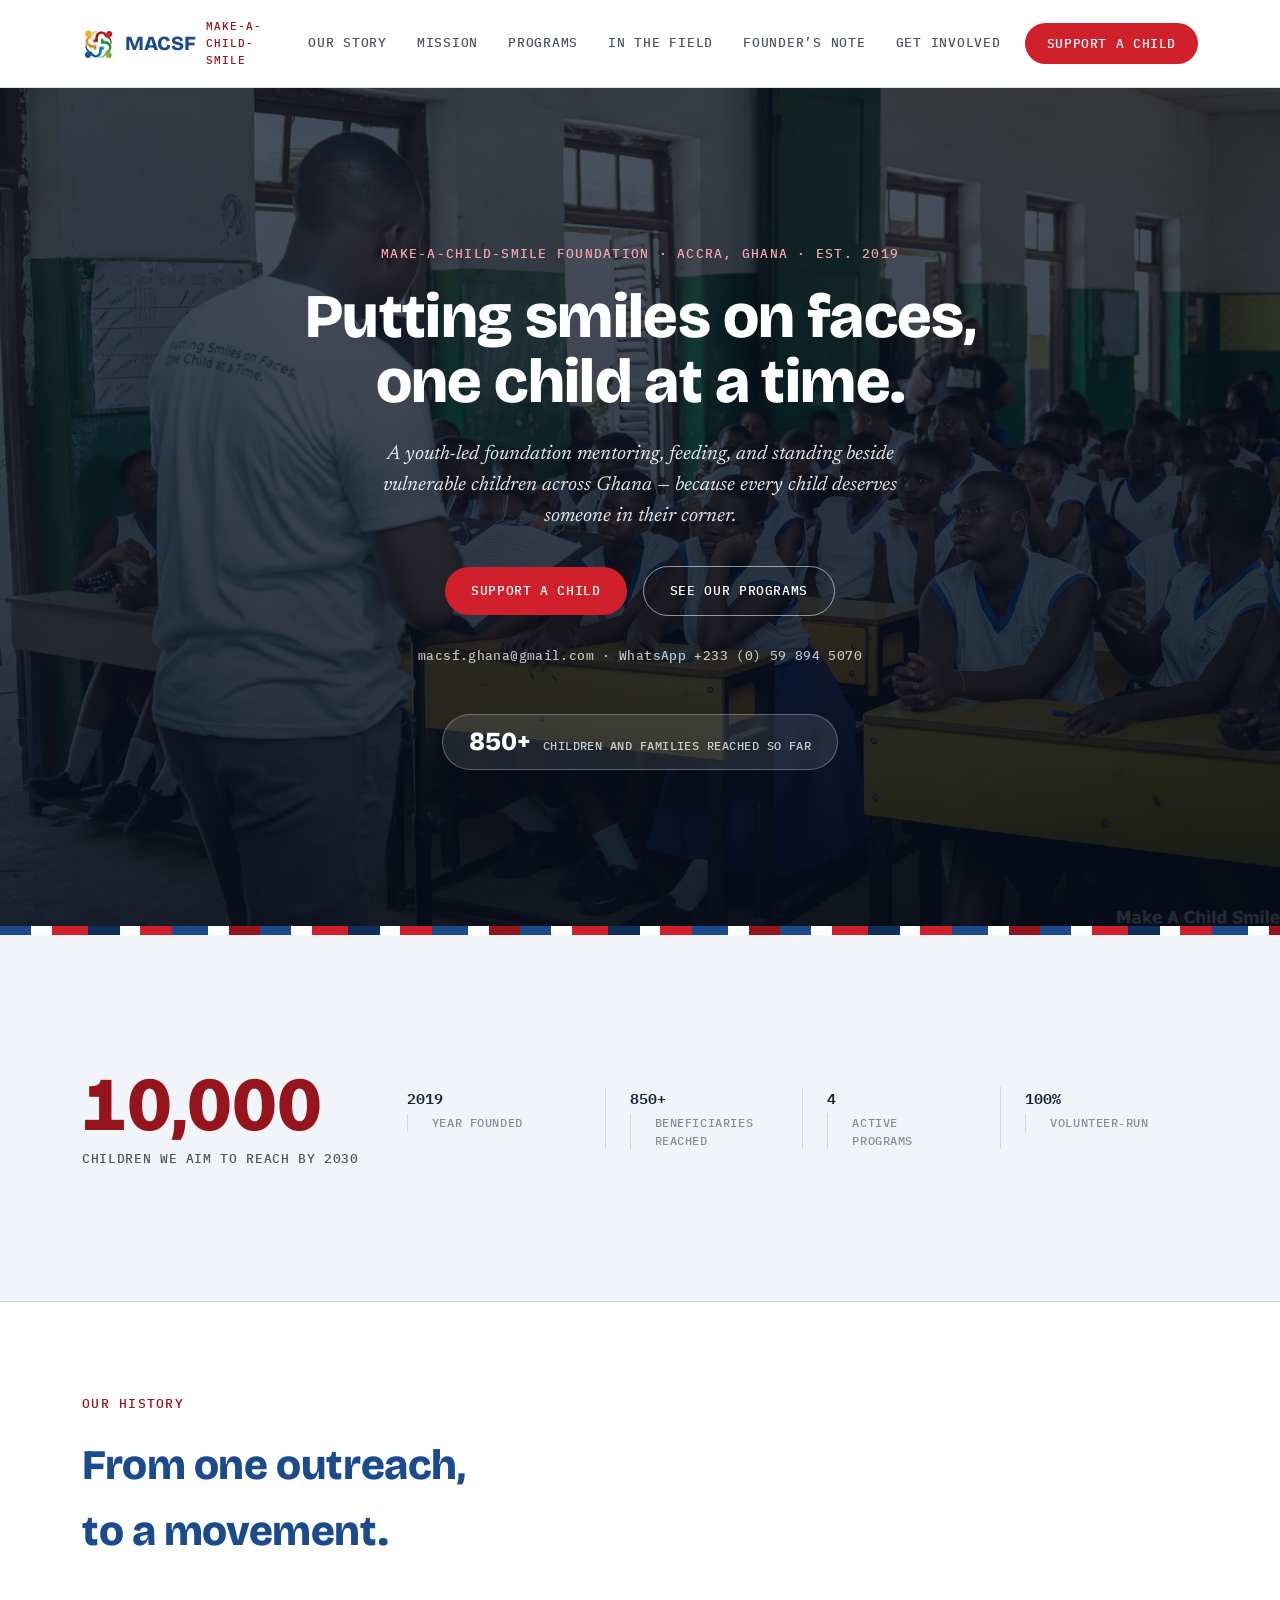
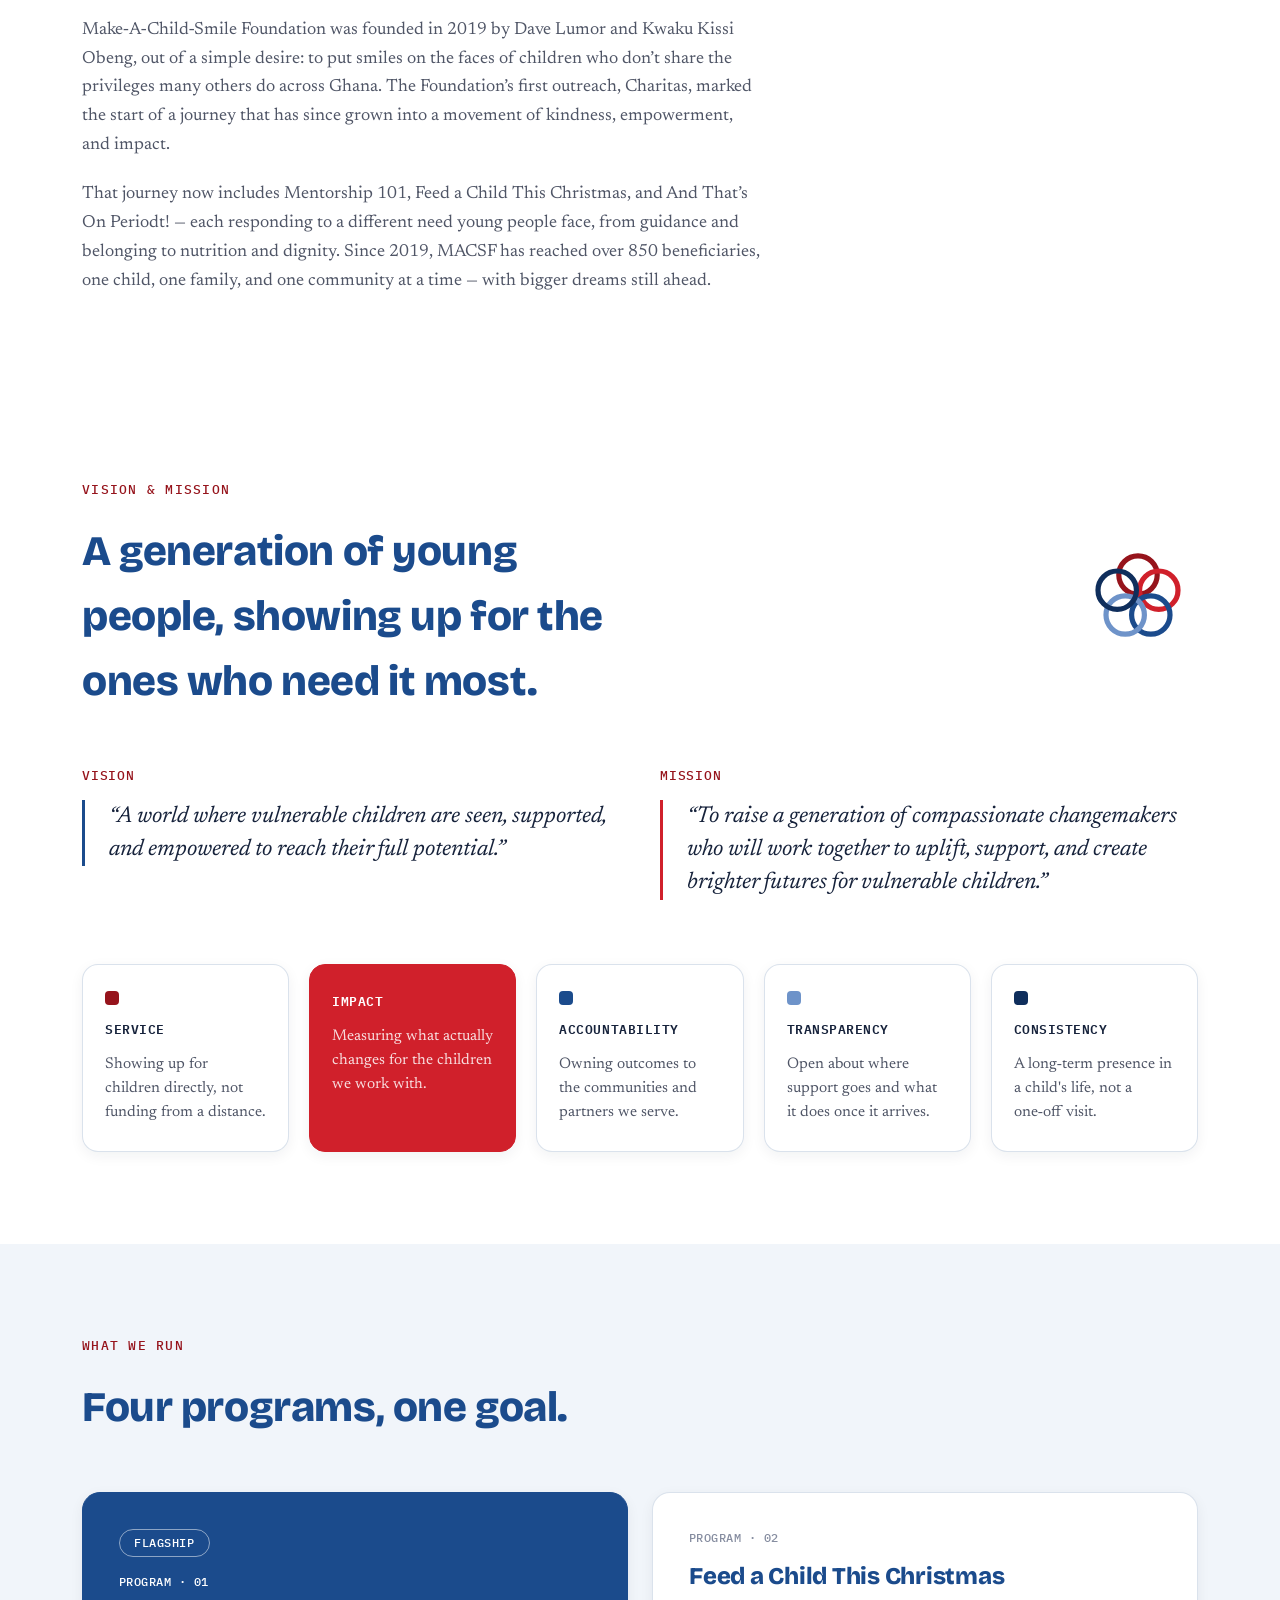
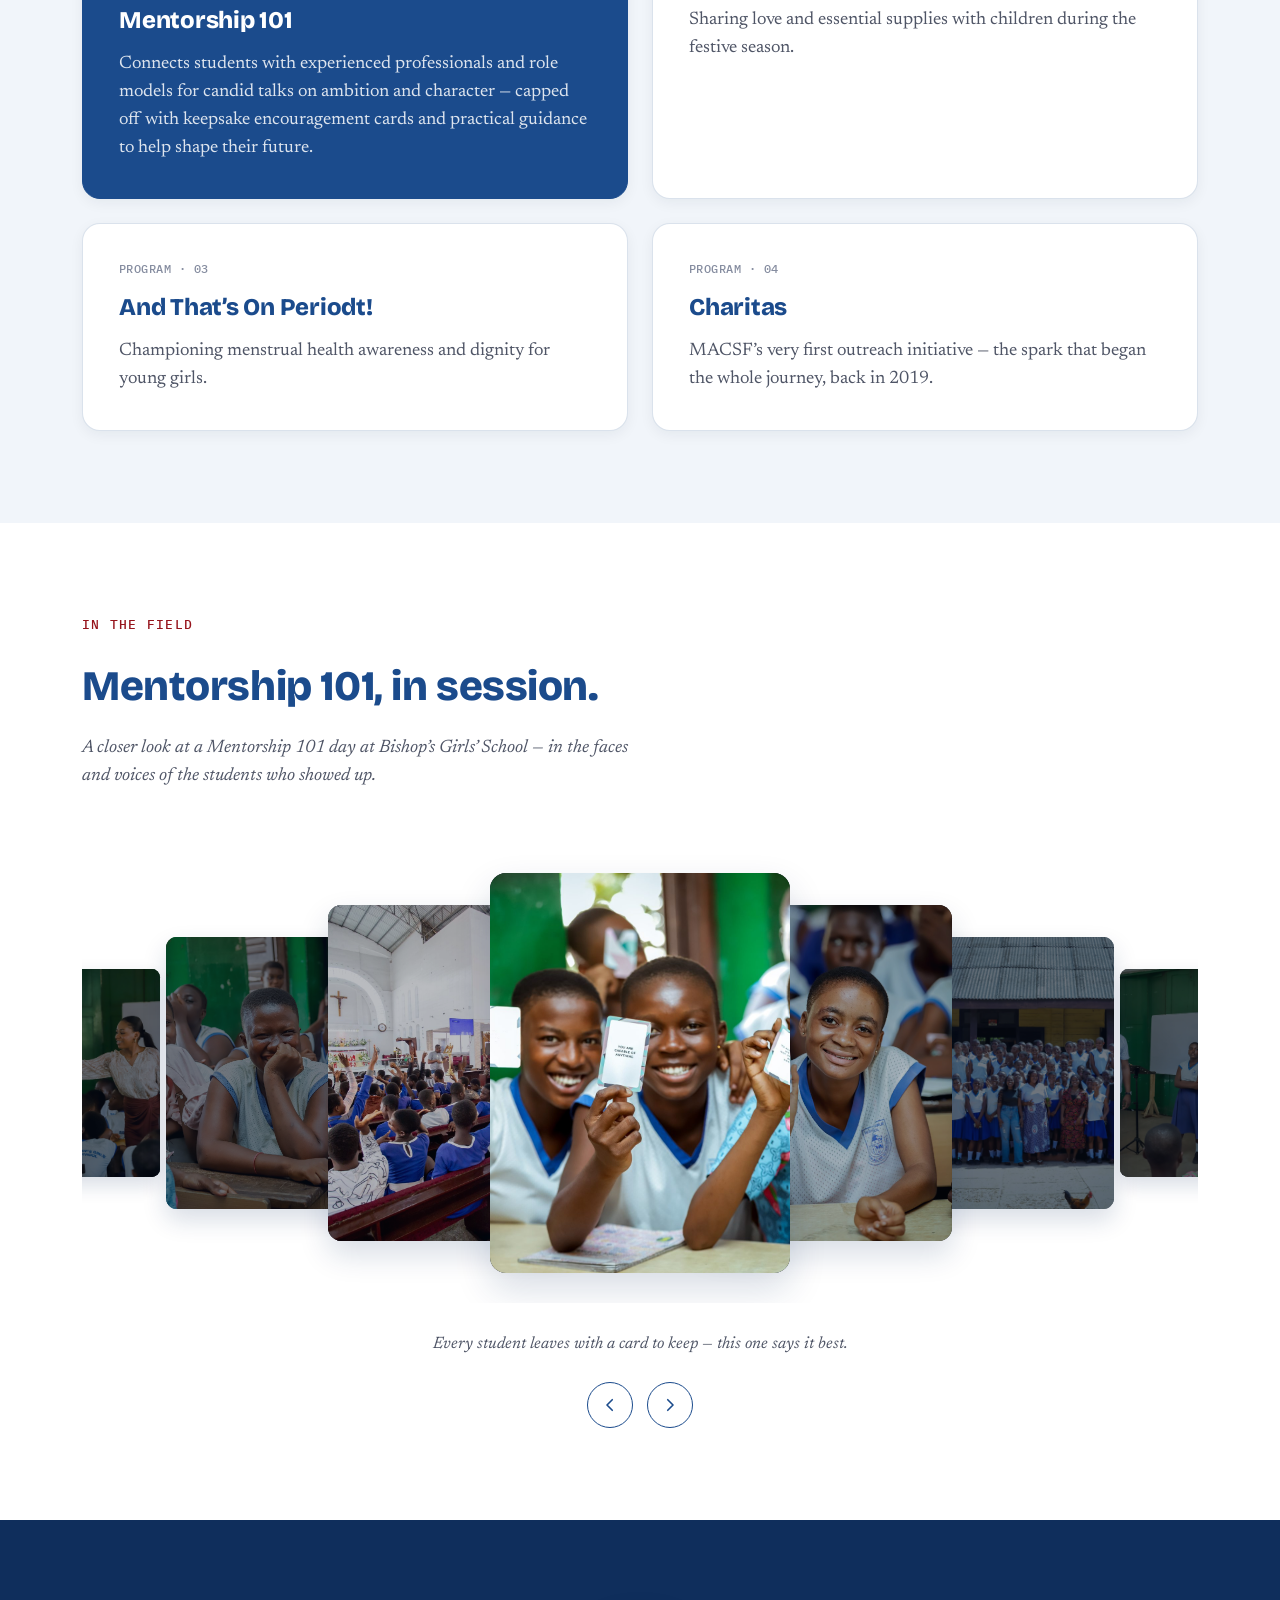
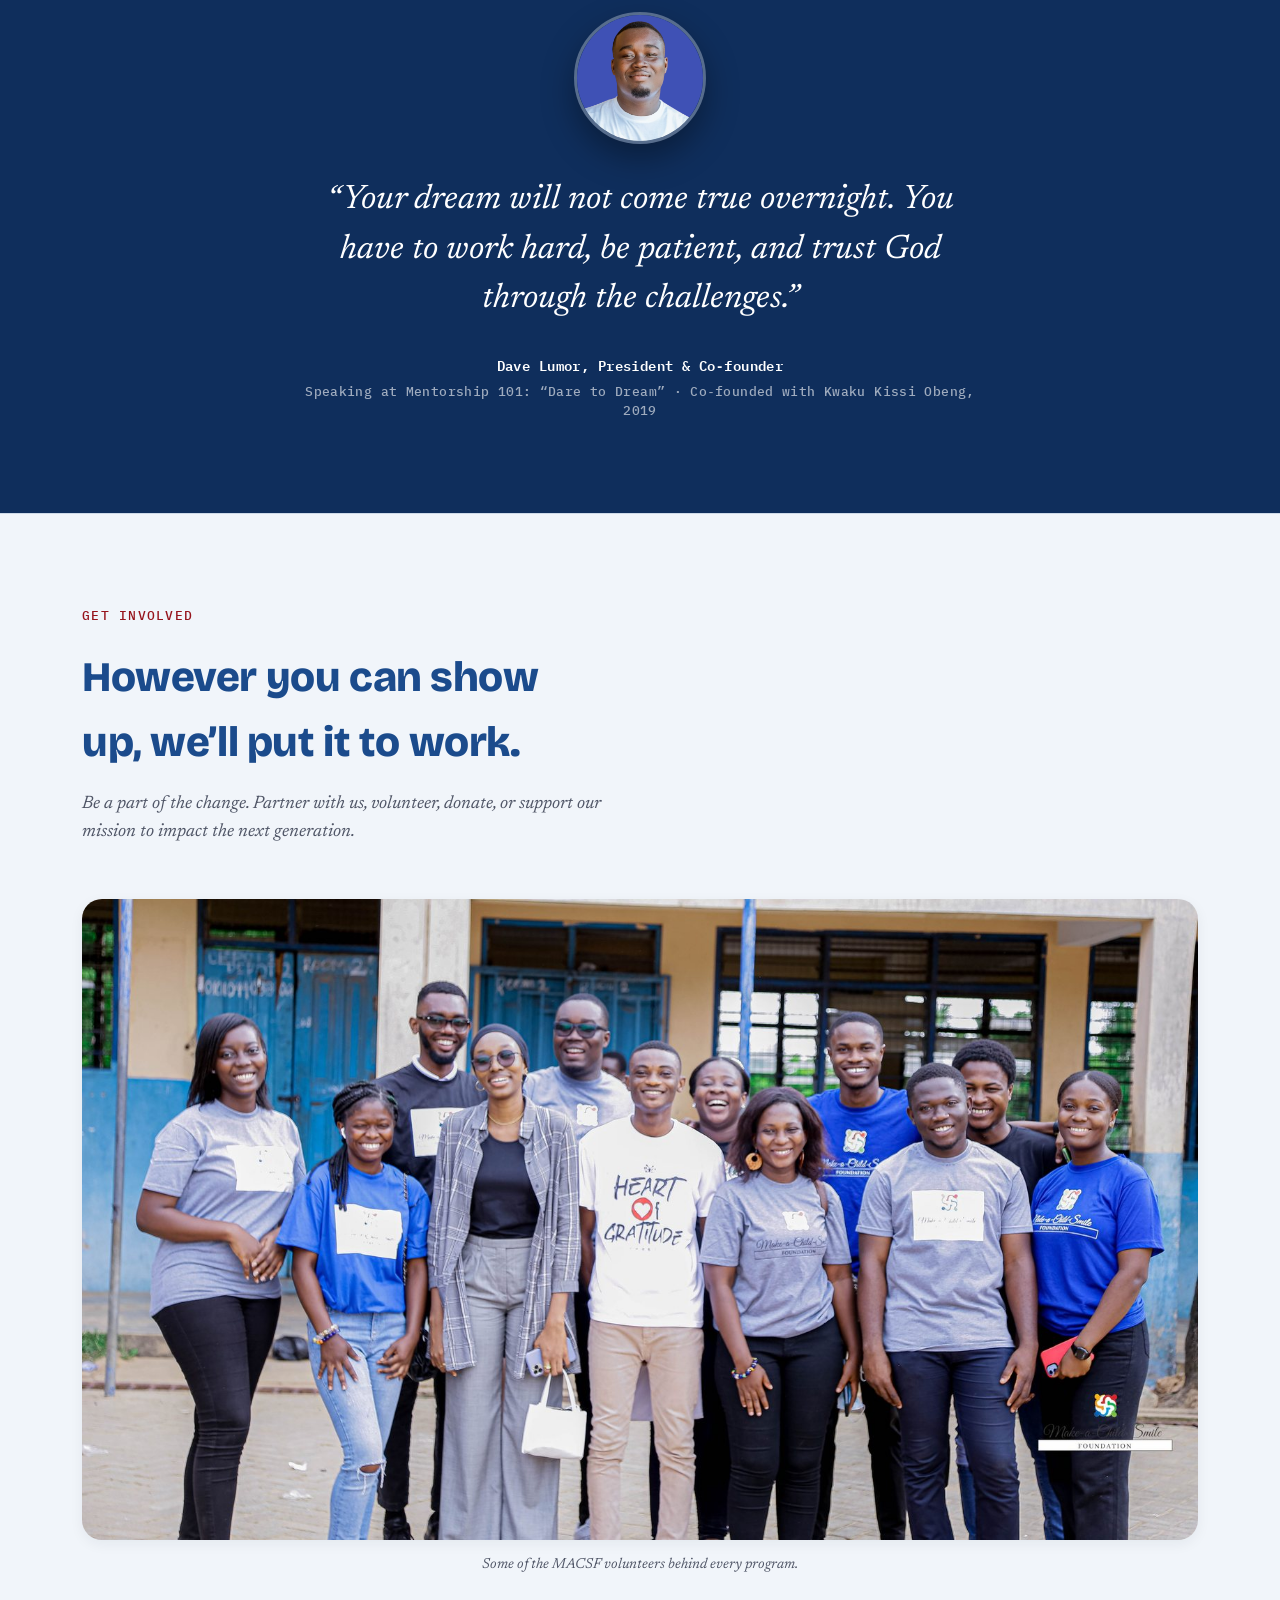
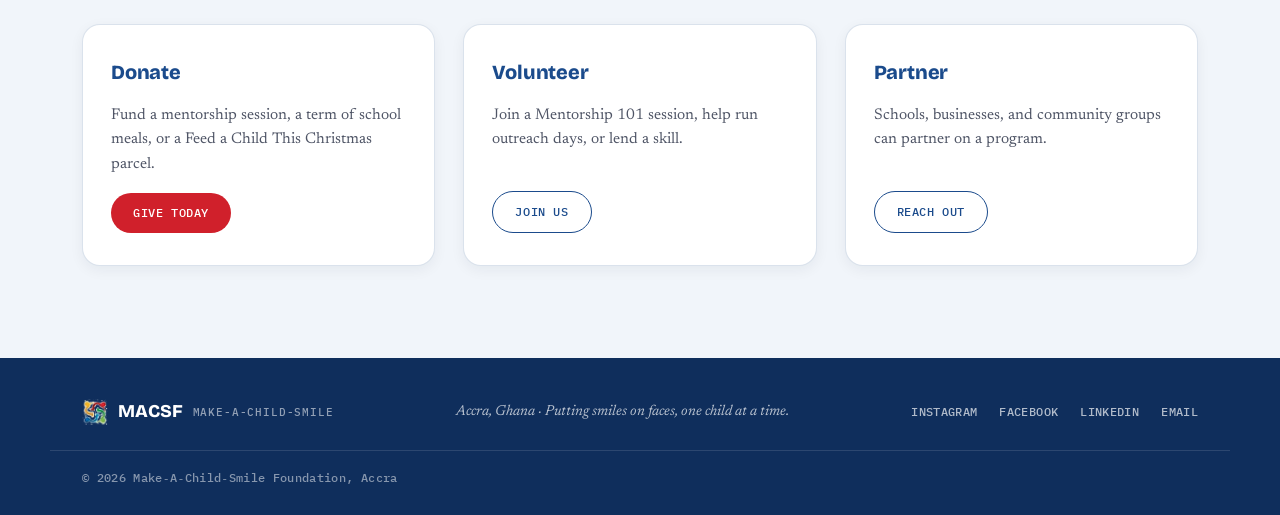
<file: index.html>
<!doctype html>
<html lang="en">
<head>
<meta charset="UTF-8">
<meta name="viewport" content="width=device-width, initial-scale=1.0">
<title>Make-A-Child-Smile Foundation | Child Charity, Accra, Ghana</title>
<meta name="description" content="A youth-led charity in Accra, Ghana mentoring, feeding, and standing beside vulnerable children through Mentorship 101 and community outreach. Donate or volunteer today.">
<meta name="robots" content="index, follow">
<meta name="theme-color" content="#0F2E5C">
<link rel="icon" type="image/png" href="public/favicon.png">
<link rel="apple-touch-icon" href="public/logo-icon.png">
<link rel="stylesheet" href="css/style.css">

<!-- Open Graph / Twitter -->
<meta property="og:type" content="website">
<meta property="og:site_name" content="Make-A-Child-Smile Foundation">
<meta property="og:title" content="Make-A-Child-Smile Foundation | Child Charity, Accra, Ghana">
<meta property="og:description" content="A youth-led charity in Accra, Ghana mentoring, feeding, and standing beside vulnerable children through Mentorship 101 and community outreach.">
<meta property="og:locale" content="en_GH">
<meta name="twitter:card" content="summary_large_image">
<meta name="twitter:title" content="Make-A-Child-Smile Foundation | Child Charity, Accra, Ghana">
<meta name="twitter:description" content="A youth-led charity in Accra, Ghana mentoring, feeding, and standing beside vulnerable children through Mentorship 101 and community outreach.">
<!-- Once the site has a live domain, also add: og:url, og:image (absolute URL), twitter:image, and <link rel="canonical"> -->

<script type="application/ld+json">
{
  "@context": "https://schema.org",
  "@type": "NGO",
  "name": "Make-A-Child-Smile Foundation",
  "alternateName": "MACSF",
  "description": "A youth-led foundation mentoring, feeding, and standing beside vulnerable children across Ghana.",
  "foundingDate": "2019",
  "founders": [
    { "@type": "Person", "name": "Dave Lumor" },
    { "@type": "Person", "name": "Kwaku Kissi Obeng" }
  ],
  "address": {
    "@type": "PostalAddress",
    "addressLocality": "Accra",
    "addressCountry": "GH"
  },
  "email": "macsf.ghana@gmail.com",
  "sameAs": [
    "https://www.instagram.com/macsf_/",
    "https://www.facebook.com/MACSFGH/",
    "https://gh.linkedin.com/company/make-a-child-smile-foundation-macsf"
  ]
}
</script>
</head>
<body>

<header class="site">
  <div class="wrap">
    <nav>
      <a class="brand" href="#top"><img src="public/logo-icon.png" alt="" class="brand-icon" width="40" height="40">MACSF <small>Make-A-Child-Smile</small></a>
      <ul class="navlinks">
        <li><a href="#history">Our Story</a></li>
        <li><a href="#mission">Mission</a></li>
        <li><a href="#programs">Programs</a></li>
        <li><a href="#gallery">In the Field</a></li>
        <li><a href="#founder">Founder&rsquo;s Note</a></li>
        <li><a href="#involve">Get Involved</a></li>
      </ul>
      <a class="navcta" href="https://wa.me/233598945070?text=Hi%20MACSF%21%20I%27d%20like%20to%20find%20out%20how%20I%20can%20support%20a%20child." target="_blank" rel="noopener">Support a child</a>
    </nav>
  </div>
</header>

<main id="top">
  <section class="hero">
    <div class="wrap">
      <div class="hero-inner">
        <p class="eyebrow">Make-A-Child-Smile Foundation &middot; Accra, Ghana &middot; Est. 2019</p>
        <h1>Putting smiles on faces, one child at a time.</h1>
        <p class="lede">A youth-led foundation mentoring, feeding, and standing beside vulnerable children across Ghana &mdash; because every child deserves someone in their corner.</p>
        <div class="cta-row">
          <a class="btn btn-fill" href="https://wa.me/233598945070?text=Hi%20MACSF%21%20I%27d%20like%20to%20find%20out%20how%20I%20can%20support%20a%20child." target="_blank" rel="noopener">Support a child</a>
          <a class="btn btn-line" href="#programs">See our programs</a>
        </div>
        <p class="hero-contact">macsf.ghana@gmail.com &middot; WhatsApp +233 (0) 59 894 5070</p>
        <div class="hero-inline-stat">
          <span class="num">850+</span>
          <span class="cap">Children and families reached so far</span>
        </div>
      </div>
    </div>
  </section>

  <div class="strip"></div>

  <section class="stats">
    <div class="wrap">
      <div class="stat-big">
        <div class="num">10,000</div>
        <div class="cap">Children we aim to reach by 2030</div>
      </div>
      <div class="stat-row">
        <div><div class="n">2019</div><div class="l">Year founded</div></div>
        <div><div class="n">850+</div><div class="l">Beneficiaries reached</div></div>
        <div><div class="n">4</div><div class="l">Active programs</div></div>
        <div><div class="n">100%</div><div class="l">Volunteer&#8209;run</div></div>
      </div>
    </div>
  </section>

  <section id="history">
    <div class="wrap">
      <div class="section-head">
        <p class="eyebrow mono">Our history</p>
        <h2>From one outreach, to a movement.</h2>
      </div>
      <div class="history-body">
        <p>Make&#8209;A&#8209;Child&#8209;Smile Foundation was founded in 2019 by Dave Lumor and Kwaku Kissi Obeng, out of a simple desire: to put smiles on the faces of children who don&rsquo;t share the privileges many others do across Ghana. The Foundation&rsquo;s first outreach, Charitas, marked the start of a journey that has since grown into a movement of kindness, empowerment, and impact.</p>
        <p>That journey now includes Mentorship 101, Feed a Child This Christmas, and And That&rsquo;s On Periodt! &mdash; each responding to a different need young people face, from guidance and belonging to nutrition and dignity. Since 2019, MACSF has reached over 850 beneficiaries, one child, one family, and one community at a time &mdash; with bigger dreams still ahead.</p>
      </div>
    </div>
  </section>

  <section id="mission">
    <div class="wrap">
      <div class="section-head-row">
        <div class="section-head">
          <p class="eyebrow mono">Vision &amp; mission</p>
          <h2>A generation of young people, showing up for the ones who need it most.</h2>
        </div>
        <svg class="motif-rings" viewBox="0 0 300 300" role="img" aria-label="Five linked rings representing the foundation's five core values">
          <circle class="r1" cx="150" cy="95" r="48"/>
          <circle class="r2" cx="202" cy="133" r="48"/>
          <circle class="r3" cx="182" cy="195" r="48"/>
          <circle class="r4" cx="118" cy="195" r="48"/>
          <circle class="r5" cx="98" cy="133" r="48"/>
        </svg>
      </div>

      <div class="vm-grid">
        <div class="vm-block vm-vision">
          <p class="vm-label mono">Vision</p>
          <p class="vm-text">&ldquo;A world where vulnerable children are seen, supported, and empowered to reach their full potential.&rdquo;</p>
        </div>
        <div class="vm-block vm-mission">
          <p class="vm-label mono">Mission</p>
          <p class="vm-text">&ldquo;To raise a generation of compassionate changemakers who will work together to uplift, support, and create brighter futures for vulnerable children.&rdquo;</p>
        </div>
      </div>

      <div class="values">
        <div class="value"><span class="chip" style="background:var(--brand-red-deep)"></span><h3>Service</h3><p>Showing up for children directly, not funding from a distance.</p></div>
        <div class="value highlight"><h3>Impact</h3><p>Measuring what actually changes for the children we work with.</p></div>
        <div class="value"><span class="chip" style="background:var(--brand-blue)"></span><h3>Accountability</h3><p>Owning outcomes to the communities and partners we serve.</p></div>
        <div class="value"><span class="chip" style="background:var(--brand-blue-light)"></span><h3>Transparency</h3><p>Open about where support goes and what it does once it arrives.</p></div>
        <div class="value"><span class="chip" style="background:var(--brand-blue-deep)"></span><h3>Consistency</h3><p>A long&#8209;term presence in a child's life, not a one&#8209;off visit.</p></div>
      </div>
    </div>
  </section>

  <section id="programs" class="alt">
    <div class="wrap">
      <div class="section-head">
        <p class="eyebrow mono">What we run</p>
        <h2>Four programs, one goal.</h2>
      </div>

      <div class="programs-grid">
        <div class="program-card flagship">
          <span class="tag">Flagship</span>
          <div class="program-code">Program &middot; 01</div>
          <h3>Mentorship 101</h3>
          <p>Connects students with experienced professionals and role models for candid talks on ambition and character &mdash; capped off with keepsake encouragement cards and practical guidance to help shape their future.</p>
        </div>
        <div class="program-card">
          <div class="program-code">Program &middot; 02</div>
          <h3>Feed a Child This Christmas</h3>
          <p>Sharing love and essential supplies with children during the festive season.</p>
        </div>
        <div class="program-card">
          <div class="program-code">Program &middot; 03</div>
          <h3>And That&rsquo;s On Periodt!</h3>
          <p>Championing menstrual health awareness and dignity for young girls.</p>
        </div>
        <div class="program-card">
          <div class="program-code">Program &middot; 04</div>
          <h3>Charitas</h3>
          <p>MACSF&rsquo;s very first outreach initiative &mdash; the spark that began the whole journey, back in 2019.</p>
        </div>
      </div>
    </div>
  </section>

  <section id="gallery">
    <div class="wrap">
      <div class="section-head">
        <p class="eyebrow mono">In the field</p>
        <h2>Mentorship 101, in session.</h2>
        <p class="section-lede">A closer look at a Mentorship 101 day at Bishop&rsquo;s Girls&rsquo; School &mdash; in the faces and voices of the students who showed up.</p>
      </div>

      <div class="carousel" data-carousel>
        <div class="carousel-viewport" data-carousel-viewport tabindex="0" aria-roledescription="carousel" aria-label="Mentorship 101 photos">
          <button class="carousel-slide" type="button" data-caption="Every student leaves with a card to keep &mdash; this one says it best.">
            <img src="public/mentorship-cards-trio.jpg" alt="Three students at Bishop's Girls' School hold up encouragement cards, one reading &quot;You are capable of anything&quot;" loading="lazy" width="1800" height="1200">
          </button>
          <button class="carousel-slide" type="button" data-caption="A keepsake to carry home.">
            <img src="public/mentorship-card-portrait.jpg" alt="A smiling student holds up her keepsake encouragement card during Mentorship 101" loading="lazy" width="933" height="1400">
          </button>
          <button class="carousel-slide" type="button" data-caption="The whole crew &mdash; students, volunteers, and staff &mdash; before the day wraps.">
            <img src="public/mentorship-group-photo.jpg" alt="The full Mentorship 101 cohort at Bishop's Girls' School poses together with MACSF volunteers" loading="lazy" width="1800" height="1200">
          </button>
          <button class="carousel-slide" type="button" data-caption="A student takes the mic to share her own story.">
            <img src="public/mentorship-student-mic.jpg" alt="A student speaks into a microphone while classmates and MACSF volunteers listen" loading="lazy" width="1600" height="1067">
          </button>
          <button class="carousel-slide" type="button" data-caption="Passing the mic to student voices.">
            <img src="public/mentorship-bishops-interview.jpg" alt="A MACSF volunteer holds a microphone out to a Bishop's Girls' School student to answer a question" loading="lazy" width="1600" height="1067">
          </button>
          <button class="carousel-slide" type="button" data-caption="Front&#8209;row energy.">
            <img src="public/mentorship-front-row.jpg" alt="Students in the front row laugh together during a Mentorship 101 session" loading="lazy" width="1600" height="1067">
          </button>
          <button class="carousel-slide" type="button" data-caption="Students fill the hall for a session in Accra.">
            <img src="public/mentorship-hall-overview.jpg" alt="Students fill a hall, hands raised, during a Mentorship 101 session" loading="lazy" width="1600" height="1067">
          </button>
        </div>

        <p class="carousel-caption" data-carousel-caption>Every student leaves with a card to keep &mdash; this one says it best.</p>

        <div class="carousel-nav">
          <button class="carousel-btn" type="button" data-prev aria-label="Previous photo">
            <svg width="18" height="18" viewBox="0 0 24 24" fill="none" aria-hidden="true"><path d="M15 5L8 12L15 19" stroke="currentColor" stroke-width="2.2" stroke-linecap="round" stroke-linejoin="round"/></svg>
          </button>
          <button class="carousel-btn" type="button" data-next aria-label="Next photo">
            <svg width="18" height="18" viewBox="0 0 24 24" fill="none" aria-hidden="true"><path d="M9 5L16 12L9 19" stroke="currentColor" stroke-width="2.2" stroke-linecap="round" stroke-linejoin="round"/></svg>
          </button>
        </div>
      </div>
    </div>
  </section>

  <section id="founder" class="founder">
    <div class="wrap">
      <img src="public/president-portrait.jpg" alt="Dave Lumor, President and Co-founder of Make-A-Child-Smile Foundation" class="founder-photo" width="480" height="480">
      <blockquote>
        &ldquo;Your dream will not come true overnight. You have to work hard, be patient, and trust God through the challenges.&rdquo;
      </blockquote>
      <p class="founder-name">Dave Lumor, President &amp; Co&#8209;founder</p>
      <p class="founder-context">Speaking at Mentorship 101: &ldquo;Dare to Dream&rdquo; &middot; Co&#8209;founded with Kwaku Kissi Obeng, 2019</p>
    </div>
  </section>

  <section id="involve" class="involve">
    <div class="wrap">
      <div class="section-head">
        <p class="eyebrow mono">Get involved</p>
        <h2>However you can show up, we&rsquo;ll put it to work.</h2>
        <p class="section-lede">Be a part of the change. Partner with us, volunteer, donate, or support our mission to impact the next generation.</p>
      </div>

      <figure class="involve-photo">
        <img src="public/get-involved-team.jpg" alt="The Make-A-Child-Smile Foundation volunteer team smiling together at an outreach event" loading="lazy" width="1600" height="919">
        <figcaption>Some of the MACSF volunteers behind every program.</figcaption>
      </figure>
      <div class="involve-grid">
        <div class="involve-card">
          <h3>Donate</h3>
          <p>Fund a mentorship session, a term of school meals, or a Feed a Child This Christmas parcel.</p>
          <a class="btn btn-fill btn-sm" href="https://wa.me/233598945070?text=Hi%20MACSF%21%20I%27d%20like%20to%20make%20a%20donation." target="_blank" rel="noopener">Give today</a>
        </div>
        <div class="involve-card">
          <h3>Volunteer</h3>
          <p>Join a Mentorship 101 session, help run outreach days, or lend a skill.</p>
          <a class="btn btn-line btn-sm" href="https://wa.me/233598945070?text=Hi%20MACSF%21%20I%27d%20like%20to%20find%20out%20about%20volunteering%20with%20Mentorship%20101." target="_blank" rel="noopener">Join us</a>
        </div>
        <div class="involve-card">
          <h3>Partner</h3>
          <p>Schools, businesses, and community groups can partner on a program.</p>
          <a class="btn btn-line btn-sm" href="https://wa.me/233598945070?text=Hi%20MACSF%21%20My%20organization%20would%20like%20to%20explore%20a%20partnership." target="_blank" rel="noopener">Reach out</a>
        </div>
      </div>
    </div>
  </section>
</main>

<footer>
  <div class="wrap foot-top">
    <div class="foot-brand"><img src="public/logo-icon.png" alt="" class="brand-icon foot-icon" width="32" height="32">MACSF <small>Make-A-Child-Smile</small></div>
    <p class="foot-tagline">Accra, Ghana &middot; Putting smiles on faces, one child at a time.</p>
    <div class="foot-links">
      <a href="https://www.instagram.com/macsf_/">Instagram</a>
      <a href="https://www.facebook.com/MACSFGH/">Facebook</a>
      <a href="https://gh.linkedin.com/company/make-a-child-smile-foundation-macsf">LinkedIn</a>
      <a href="mailto:macsf.ghana@gmail.com">Email</a>
    </div>
  </div>
  <div class="wrap foot-bottom">
    <span>&copy; 2026 Make&#8209;A&#8209;Child&#8209;Smile Foundation, Accra</span>
  </div>
</footer>

<script src="js/carousel.js"></script>
</body>
</html>
</file>
<file: css/style.css>
@font-face {
  font-family: 'Bricolage';
  src: url('../assets/fonts/bricolage.woff2') format('woff2');
  font-weight: 400 800;
  font-display: swap;
}
@font-face {
  font-family: 'Newsreader';
  src: url('../assets/fonts/newsreader-regular.woff2') format('woff2');
  font-weight: 400 500;
  font-style: normal;
  font-display: swap;
}
@font-face {
  font-family: 'Newsreader';
  src: url('../assets/fonts/newsreader-italic.woff2') format('woff2');
  font-weight: 400;
  font-style: italic;
  font-display: swap;
}
@font-face {
  font-family: 'Plex Mono';
  src: url('../assets/fonts/plexmono-500.woff2') format('woff2');
  font-weight: 500;
  font-display: swap;
}
@font-face {
  font-family: 'Plex Mono';
  src: url('../assets/fonts/plexmono-600.woff2') format('woff2');
  font-weight: 600;
  font-display: swap;
}

:root {
  /* MACSF's actual brand colors are blue, red, and white -- everything
     below is a shade of one of those three, never a fourth hue. */
  --brand-blue: #1B4B8C;
  --brand-blue-deep: #0F2E5C;
  --brand-blue-light: #6E93C9;
  --brand-red: #D0202B;
  --brand-red-deep: #96141C;

  /* Whole site is a bright white canvas -- blue and red are accents
     (text, buttons, one thin footer band), never a full-bleed ground. */
  --surface: #FFFFFF;
  --surface-alt: #F1F5FA;
  --surface-alt-2: #FBF0F0;
  --text: #16223B;
  --text-soft: #4F5566;
  --text-faint: #868DA0;
  --border: rgba(27,75,140,0.16);
  --shadow-sm: 0 4px 14px rgba(22,34,59,0.06);
  --shadow-md: 0 16px 36px rgba(15,46,92,0.16);
  --focus: #1B4B8C;
}

* { box-sizing: border-box; }
html { scroll-behavior: smooth; }
@media (prefers-reduced-motion: reduce) {
  html { scroll-behavior: auto; }
  *, *::before, *::after { animation-duration: 0.001ms !important; animation-iteration-count: 1 !important; transition-duration: 0.001ms !important; }
}

body {
  margin: 0;
  background: var(--surface);
  color: var(--text);
  font-family: 'Newsreader', Georgia, serif;
  font-size: 18px;
  line-height: 1.55;
  -webkit-font-smoothing: antialiased;
}

h1, h2, h3, .display {
  font-family: 'Bricolage', sans-serif;
  font-weight: 800;
  letter-spacing: -0.01em;
  text-wrap: balance;
  margin: 0;
  color: var(--brand-blue);
}

.mono {
  font-family: 'Plex Mono', ui-monospace, monospace;
  font-weight: 500;
  letter-spacing: 0.06em;
  text-transform: uppercase;
  font-variant-numeric: tabular-nums;
}

a { color: inherit; }
a:focus-visible, button:focus-visible {
  outline: 2px solid var(--focus);
  outline-offset: 3px;
}

.wrap {
  max-width: 1180px;
  margin: 0 auto;
  padding: 0 32px;
}

/* ---------- Kente-strip divider ---------- */
.strip {
  height: 9px;
  width: 100%;
  background-image: linear-gradient(90deg,
    var(--brand-blue) 0 12%,
    #ffffff 12% 20%,
    var(--brand-red) 20% 34%,
    var(--brand-blue-deep) 34% 46%,
    #ffffff 46% 54%,
    var(--brand-red) 54% 66%,
    var(--brand-blue) 66% 80%,
    #ffffff 80% 88%,
    var(--brand-red-deep) 88% 100%
  );
  background-size: 260px 100%;
  background-repeat: repeat-x;
}

/* ---------- Nav ---------- */
header.site {
  position: sticky;
  top: 0;
  z-index: 50;
  background: rgba(255,255,255,0.82);
  backdrop-filter: blur(10px);
  -webkit-backdrop-filter: blur(10px);
  border-bottom: 1px solid var(--border);
}
nav {
  display: flex;
  align-items: center;
  justify-content: space-between;
  padding: 18px 0;
  gap: 24px;
}
.brand {
  display: flex;
  align-items: center;
  gap: 10px;
  font-family: 'Bricolage', sans-serif;
  font-weight: 800;
  font-size: 20px;
  color: var(--brand-blue);
  text-decoration: none;
}
.brand-icon {
  height: 34px;
  width: auto;
  display: block;
}
.brand small {
  font-family: 'Plex Mono', monospace;
  font-weight: 500;
  font-size: 11px;
  letter-spacing: 0.08em;
  color: var(--brand-red-deep);
  text-transform: uppercase;
}
.navlinks {
  display: flex;
  align-items: center;
  gap: 30px;
  list-style: none;
  margin: 0;
  padding: 0;
}
.navlinks a {
  font-family: 'Plex Mono', monospace;
  font-size: 12.5px;
  letter-spacing: 0.06em;
  text-transform: uppercase;
  text-decoration: none;
  color: var(--text-soft);
  white-space: nowrap;
  transition: color .15s ease;
}
.navlinks a:hover { color: var(--brand-blue); }
.navcta {
  font-family: 'Plex Mono', monospace;
  font-size: 12.5px;
  letter-spacing: 0.05em;
  text-transform: uppercase;
  text-decoration: none;
  color: #fff;
  background: var(--brand-red);
  padding: 11px 22px;
  border-radius: 999px;
  white-space: nowrap;
  transition: background .15s ease, transform .15s ease;
}
.navcta:hover { background: var(--brand-red-deep); transform: translateY(-1px); }

/* ---------- Hero ---------- */
.hero {
  position: relative;
  min-height: 82vh;
  display: flex;
  align-items: center;
  color: #fff;
  background:
    linear-gradient(rgba(8,18,36,0.72), rgba(6,13,26,0.88)),
    url('../public/mentorship-full-classroom.jpg') center 62% / cover no-repeat;
}
.hero .wrap {
  position: relative;
  z-index: 1;
  width: 100%;
  text-align: center;
}
.hero-inner {
  max-width: 760px;
  margin: 0 auto;
  padding: 64px 0;
  opacity: 0;
  animation: hero-rise .7s ease forwards;
}
@keyframes hero-rise {
  from { opacity: 0; transform: translateY(16px); }
  to { opacity: 1; transform: translateY(0); }
}
@media (prefers-reduced-motion: reduce) {
  .hero-inner { opacity: 1; animation: none; }
}
.eyebrow {
  font-family: 'Plex Mono', monospace;
  font-size: 12.5px;
  letter-spacing: 0.1em;
  text-transform: uppercase;
  color: var(--brand-red-deep);
  margin: 0 0 20px;
}
.hero .eyebrow { color: #F2A6AC; }
.hero h1 {
  color: #fff;
  font-size: clamp(40px, 6vw, 62px);
  line-height: 1.06;
}
.hero .lede {
  font-family: 'Newsreader', serif;
  font-style: italic;
  font-size: 20px;
  color: rgba(255,255,255,0.88);
  max-width: 52ch;
  margin: 24px auto 34px;
}
.cta-row { display: flex; gap: 16px; flex-wrap: wrap; align-items: center; justify-content: center; }
.btn {
  display: inline-flex;
  align-items: center;
  gap: 8px;
  font-family: 'Plex Mono', monospace;
  font-size: 13px;
  letter-spacing: 0.05em;
  text-transform: uppercase;
  text-decoration: none;
  padding: 14px 26px;
  border-radius: 999px;
  transition: transform .15s ease, background .15s ease, border-color .15s ease;
}
.btn-sm { padding: 11px 22px; font-size: 12px; }
.btn-fill {
  background: var(--brand-red);
  color: #fff;
}
.btn-fill:hover { background: var(--brand-red-deep); transform: translateY(-1px); }
.btn-line {
  border: 1px solid var(--brand-blue);
  color: var(--brand-blue);
}
.btn-line:hover { background: rgba(27,75,140,0.06); transform: translateY(-1px); }
.hero .btn-line {
  border-color: rgba(255,255,255,0.55);
  color: #fff;
}
.hero .btn-line:hover { background: rgba(255,255,255,0.12); }
.hero-contact {
  margin-top: 30px;
  font-family: 'Plex Mono', monospace;
  font-size: 12.5px;
  color: var(--text-faint);
  letter-spacing: 0.03em;
}
.hero .hero-contact { color: rgba(255,255,255,0.72); }

.hero-inline-stat {
  margin: 36px auto 0;
  display: inline-flex;
  align-items: baseline;
  gap: 12px;
  background: rgba(255,255,255,0.1);
  border: 1px solid rgba(255,255,255,0.28);
  padding: 14px 26px;
  border-radius: 999px;
}
.hero-inline-stat .num {
  font-family: 'Bricolage', sans-serif;
  font-weight: 800;
  font-size: 26px;
  line-height: 1;
  color: #fff;
  font-variant-numeric: tabular-nums;
}
.hero-inline-stat .cap {
  font-family: 'Plex Mono', monospace;
  font-size: 11.5px;
  letter-spacing: 0.04em;
  text-transform: uppercase;
  color: rgba(255,255,255,0.75);
  margin-top: 8px;
}

/* ---------- Secondary rings motif ---------- */
.motif-rings { width: 120px; height: auto; flex-shrink: 0; }
.motif-rings circle {
  fill: none;
  stroke-width: 13;
  stroke-linecap: round;
}
.motif-rings .r1 { stroke: var(--brand-red-deep); }
.motif-rings .r2 { stroke: var(--brand-red); }
.motif-rings .r3 { stroke: var(--brand-blue); }
.motif-rings .r4 { stroke: var(--brand-blue-light); }
.motif-rings .r5 { stroke: var(--brand-blue-deep); }
.motif-rings circle {
  stroke-dasharray: 302;
  stroke-dashoffset: 302;
  animation: draw 1.1s ease forwards;
}
.motif-rings .r1 { animation-delay: .05s; }
.motif-rings .r2 { animation-delay: .2s; }
.motif-rings .r3 { animation-delay: .35s; }
.motif-rings .r4 { animation-delay: .5s; }
.motif-rings .r5 { animation-delay: .65s; }
@keyframes draw { to { stroke-dashoffset: 0; } }
@media (prefers-reduced-motion: reduce) {
  .motif-rings circle { stroke-dashoffset: 0; animation: none; }
}

/* ---------- Stat strip ---------- */
.stats {
  background: var(--surface-alt);
  border-bottom: 1px solid var(--border);
}
.stats .wrap {
  display: grid;
  grid-template-columns: auto 1fr;
  gap: 48px;
  align-items: center;
  padding: 40px 32px;
}
.stat-big .num {
  font-family: 'Bricolage', sans-serif;
  font-weight: 800;
  font-size: 76px;
  line-height: 1;
  color: var(--brand-red-deep);
  font-variant-numeric: tabular-nums;
}
.stat-big .cap {
  font-family: 'Plex Mono', monospace;
  font-size: 13px;
  letter-spacing: 0.05em;
  text-transform: uppercase;
  color: var(--text-soft);
  margin-top: 6px;
}
.stat-row {
  display: flex;
  flex-wrap: wrap;
  gap: 0;
}
.stat-row div {
  flex: 1 1 160px;
  padding: 0 24px;
  border-left: 1px solid var(--border);
}
.stat-row div:first-child { border-left: none; padding-left: 0; }
.stat-row .n {
  font-family: 'Plex Mono', monospace;
  font-weight: 600;
  font-size: 15px;
  color: var(--text);
}
.stat-row .l {
  font-family: 'Plex Mono', monospace;
  font-size: 11.5px;
  letter-spacing: 0.05em;
  text-transform: uppercase;
  color: var(--text-faint);
  margin-top: 4px;
}

/* ---------- Section shell ---------- */
section { padding: 92px 0; }
section.alt { background: var(--surface-alt); }
.section-head { max-width: 640px; }
.section-head-row {
  display: flex;
  justify-content: space-between;
  align-items: center;
  gap: 32px;
  margin-bottom: 52px;
}
section > .wrap > .section-head { margin-bottom: 52px; }
.section-head-row .section-head { margin-bottom: 0; }
.section-head h2 { font-size: clamp(30px, 3.4vw, 42px); }

/* ---------- Section lede (optional, under a section-head h2) ---------- */
.section-lede {
  font-family: 'Newsreader', serif;
  font-style: italic;
  font-size: 18px;
  color: var(--text-soft);
  max-width: 56ch;
  margin: 16px 0 0;
}

/* ---------- History ---------- */
.history-body {
  display: flex;
  flex-direction: column;
  gap: 20px;
  max-width: 68ch;
  font-family: 'Newsreader', serif;
  font-size: 17.5px;
  line-height: 1.65;
  color: var(--text-soft);
}
.history-body p { margin: 0; }

/* ---------- Vision & Mission ---------- */
.vm-grid {
  display: grid;
  grid-template-columns: 1fr 1fr;
  gap: 40px;
  margin-bottom: 64px;
}
.vm-label {
  color: var(--brand-red-deep);
  margin: 0 0 14px;
  font-size: 12.5px;
}
.vm-text {
  font-family: 'Newsreader', serif;
  font-weight: 500;
  font-style: italic;
  font-size: clamp(19px, 1.8vw, 23px);
  line-height: 1.45;
  color: var(--text);
  border-left: 3px solid var(--brand-blue);
  padding-left: 24px;
  margin: 0;
}
.vm-mission .vm-text { border-left-color: var(--brand-red); }

/* ---------- Mission ---------- */
.values {
  display: grid;
  grid-template-columns: repeat(5, minmax(0, 1fr));
  gap: 20px;
}
.value {
  background: var(--surface);
  border: 1px solid var(--border);
  border-radius: 16px;
  box-shadow: var(--shadow-sm);
  padding: 26px 22px;
  display: flex;
  flex-direction: column;
  gap: 14px;
  transition: transform .18s ease, box-shadow .18s ease;
}
.value:hover {
  transform: translateY(-4px);
  box-shadow: var(--shadow-md);
}
.value.highlight {
  background: var(--brand-red);
  border-color: var(--brand-red);
}
.value.highlight h3, .value.highlight p { color: #fff; }
.value.highlight p { color: rgba(255,255,255,0.85); }
.chip { width: 14px; height: 14px; border-radius: 4px; }
.value h3 {
  font-family: 'Plex Mono', monospace;
  font-weight: 600;
  font-size: 13px;
  letter-spacing: 0.04em;
  text-transform: uppercase;
  color: var(--text);
}
.value p {
  font-family: 'Newsreader', serif;
  font-size: 15.5px;
  color: var(--text-soft);
  margin: 0;
}

/* ---------- Programs ---------- */
.programs-grid {
  display: grid;
  grid-template-columns: repeat(2, minmax(0, 1fr));
  gap: 24px;
}
.program-card {
  border-radius: 18px;
  padding: 36px;
  background: var(--surface);
  border: 1px solid var(--border);
  box-shadow: var(--shadow-sm);
  transition: transform .18s ease, box-shadow .18s ease;
}
.program-card:hover {
  transform: translateY(-4px);
  box-shadow: var(--shadow-md);
}
.program-card.flagship {
  background: var(--brand-blue);
  border-color: var(--brand-blue);
  color: #fff;
}
.program-card .tag {
  display: inline-block;
  font-family: 'Plex Mono', monospace;
  font-size: 11.5px;
  letter-spacing: 0.05em;
  text-transform: uppercase;
  border: 1px solid rgba(255,255,255,0.5);
  border-radius: 999px;
  padding: 4px 14px;
  margin-bottom: 16px;
}
.program-card .program-code {
  display: block;
  font-family: 'Plex Mono', monospace;
  font-size: 12px;
  letter-spacing: 0.04em;
  text-transform: uppercase;
  color: var(--text-faint);
  margin-bottom: 10px;
}
.program-card.flagship h3 { color: #fff; }
.program-card.flagship .program-code { color: #fff; }
.program-card h3 { font-size: 24px; margin-bottom: 12px; }
.program-card p {
  margin: 0;
  color: var(--text-soft);
  max-width: 48ch;
}
.program-card.flagship p { color: rgba(255,255,255,0.85); }

/* ---------- Gallery carousel ---------- */
/* Base state: a plain wrapping grid, works with no JS at all. Once
   carousel.js runs it adds .js-ready and the rules below take over,
   turning it into a coverflow with the center slide large and its
   neighbors receding to each side. */
.carousel { margin-top: 8px; }
.carousel-viewport {
  display: flex;
  flex-wrap: wrap;
  gap: 16px;
  justify-content: center;
  outline: none;
}
.carousel-slide {
  position: static;
  width: 220px;
  height: 280px;
  padding: 0;
  margin: 0;
  border: 0;
  border-radius: 16px;
  overflow: hidden;
  cursor: pointer;
  box-shadow: var(--shadow-sm);
  background: #0a1424;
  -webkit-tap-highlight-color: transparent;
}
.carousel-slide img {
  width: 100%;
  height: 100%;
  object-fit: cover;
  display: block;
  pointer-events: none;
}
.carousel-slide:focus-visible { outline: 2px solid var(--focus); outline-offset: 3px; }

.carousel-caption {
  display: none;
  text-align: center;
  margin: 30px auto 0;
  max-width: 48ch;
  font-family: 'Newsreader', serif;
  font-style: italic;
  font-size: 16.5px;
  line-height: 1.4;
  color: var(--text-soft);
  min-height: 1.4em;
}
.carousel-nav { display: none; }

.js-ready .carousel-viewport {
  display: block;
  position: relative;
  height: clamp(300px, 40vw, 460px);
  overflow: hidden;
}
.js-ready .carousel-slide {
  position: absolute;
  top: 50%;
  left: 50%;
  width: clamp(190px, 24vw, 300px);
  height: clamp(250px, 32vw, 400px);
  box-shadow: var(--shadow-md);
  transform: translate(-50%, -50%) translateX(var(--tx, 0px)) scale(var(--scale, 1));
  z-index: var(--z, 1);
  opacity: var(--op, 1);
  transition: transform .5s cubic-bezier(.22,.61,.36,1), opacity .4s ease, box-shadow .4s ease;
}
.js-ready .carousel-slide::after {
  content: '';
  position: absolute;
  inset: 0;
  background: rgba(6,13,26, var(--dim, 0));
  transition: background .4s ease;
}
.js-ready .carousel-caption { display: block; }
.js-ready .carousel-nav {
  display: flex;
  justify-content: center;
  gap: 14px;
  margin-top: 26px;
}
.carousel-btn {
  width: 46px;
  height: 46px;
  border-radius: 50%;
  border: 1px solid var(--brand-blue);
  background: #fff;
  color: var(--brand-blue);
  display: flex;
  align-items: center;
  justify-content: center;
  cursor: pointer;
  transition: background .15s ease, color .15s ease, transform .15s ease;
}
.carousel-btn:hover { background: var(--brand-blue); color: #fff; transform: translateY(-1px); }

/* ---------- Founder note ---------- */
.founder {
  background: var(--brand-blue-deep);
  color: #fff;
  text-align: center;
}
.founder .wrap {
  max-width: 760px;
}
.founder-photo {
  width: 132px;
  height: 132px;
  border-radius: 50%;
  object-fit: cover;
  display: block;
  margin: 0 auto 32px;
  border: 3px solid rgba(255,255,255,0.3);
  box-shadow: 0 14px 32px rgba(0,0,0,0.35);
}
.founder blockquote {
  margin: 0;
  font-family: 'Newsreader', serif;
  font-style: italic;
  font-weight: 500;
  font-size: clamp(24px, 2.8vw, 34px);
  line-height: 1.45;
  color: #fff;
}
.founder-name {
  font-family: 'Plex Mono', monospace;
  font-weight: 600;
  font-size: 14px;
  letter-spacing: 0.03em;
  margin: 30px 0 6px;
}
.founder-context {
  font-family: 'Plex Mono', monospace;
  font-size: 12.5px;
  letter-spacing: 0.03em;
  color: rgba(255,255,255,0.6);
  margin: 0;
}

/* ---------- Get involved ---------- */
.involve {
  background: var(--surface-alt);
  border-top: 1px solid var(--border);
}
.involve-photo {
  margin: 0 0 48px;
}
.involve-photo img {
  width: 100%;
  height: auto;
  display: block;
  border-radius: 20px;
  box-shadow: var(--shadow-sm);
}
.involve-photo figcaption {
  margin-top: 14px;
  font-family: 'Newsreader', serif;
  font-style: italic;
  font-size: 14.5px;
  color: var(--text-soft);
  text-align: center;
}
.involve-grid {
  display: grid;
  grid-template-columns: repeat(3, minmax(0, 1fr));
  gap: 28px;
}
.involve-card {
  background: var(--surface);
  border: 1px solid var(--border);
  border-radius: 18px;
  box-shadow: var(--shadow-sm);
  padding: 32px 28px;
  display: flex;
  flex-direction: column;
  gap: 16px;
  transition: transform .18s ease, box-shadow .18s ease;
}
.involve-card:hover {
  transform: translateY(-4px);
  box-shadow: var(--shadow-md);
}
.involve-card h3 { font-size: 20px; }
.involve-card p {
  font-family: 'Newsreader', serif;
  color: var(--text-soft);
  font-size: 15.5px;
  margin: 0;
  flex: 1;
}
.involve-card .btn { align-self: flex-start; }

/* ---------- Footer ---------- */
footer {
  background: var(--brand-blue-deep);
  color: rgba(255,255,255,0.68);
}
.foot-top {
  display: flex;
  justify-content: space-between;
  align-items: center;
  flex-wrap: wrap;
  gap: 16px;
  padding: 40px 32px 24px;
}
.foot-brand {
  font-family: 'Bricolage', sans-serif;
  font-weight: 800;
  font-size: 18px;
  color: #fff;
  display: flex;
  align-items: center;
  gap: 10px;
}
.foot-icon { height: 26px; }
.foot-brand small {
  font-family: 'Plex Mono', monospace;
  font-weight: 500;
  font-size: 10.5px;
  letter-spacing: 0.08em;
  color: rgba(255,255,255,0.55);
  text-transform: uppercase;
}
.foot-tagline {
  font-family: 'Newsreader', serif;
  font-style: italic;
  font-size: 14.5px;
  margin: 0;
  color: rgba(255,255,255,0.7);
}
.foot-links {
  display: flex;
  flex-wrap: wrap;
  gap: 14px 22px;
  font-family: 'Plex Mono', monospace;
  font-size: 12px;
  letter-spacing: 0.03em;
  text-transform: uppercase;
}
.foot-links a { text-decoration: none; color: rgba(255,255,255,0.68); transition: color .15s ease; }
.foot-links a:hover { color: #fff; }
.foot-bottom {
  border-top: 1px solid rgba(255,255,255,0.12);
  padding: 18px 32px 28px;
  font-family: 'Plex Mono', monospace;
  font-size: 11.5px;
  letter-spacing: 0.03em;
  color: rgba(255,255,255,0.5);
}

/* ---------- Responsive ---------- */
/* Nav links need more room than the main layout breakpoint alone
   accounts for once the logo icon is in the mix -- hide them a good
   deal earlier than the rest of the mobile layout kicks in. */
@media (max-width: 1200px) {
  .navlinks { display: none; }
}
@media (max-width: 900px) {
  .hero { min-height: 70vh; }
  .hero-inner { padding: 48px 0; }
  .stats .wrap { grid-template-columns: 1fr; padding: 32px 24px; }
  .stat-row { flex-direction: column; }
  .stat-row div { flex: 0 0 auto; border-left: none; padding-left: 0; border-top: 1px solid var(--border); padding-top: 14px; padding-bottom: 14px; }
  .stat-row div:first-child { border-top: none; padding-top: 0; }
  .section-head-row { flex-direction: column; align-items: flex-start; gap: 20px; }
  .vm-grid { grid-template-columns: 1fr; gap: 32px; }
  .motif-rings { display: none; }
  .founder-photo { width: 100px; height: 100px; margin-bottom: 24px; }
  .values { grid-template-columns: repeat(2, minmax(0, 1fr)); }
  .programs-grid { grid-template-columns: 1fr; }
  .involve-grid { grid-template-columns: 1fr; }
  .foot-top { flex-direction: column; align-items: stretch; }
  .foot-brand, .foot-tagline, .foot-links { max-width: 100%; }
  section { padding: 60px 0; }
}
@media (max-width: 480px) {
  .brand small { display: none; }
  .values { grid-template-columns: 1fr; }
  .brand-icon { height: 24px; }
  nav { gap: 12px; }
  .navcta { padding: 9px 14px; font-size: 11px; }
}
</file>
